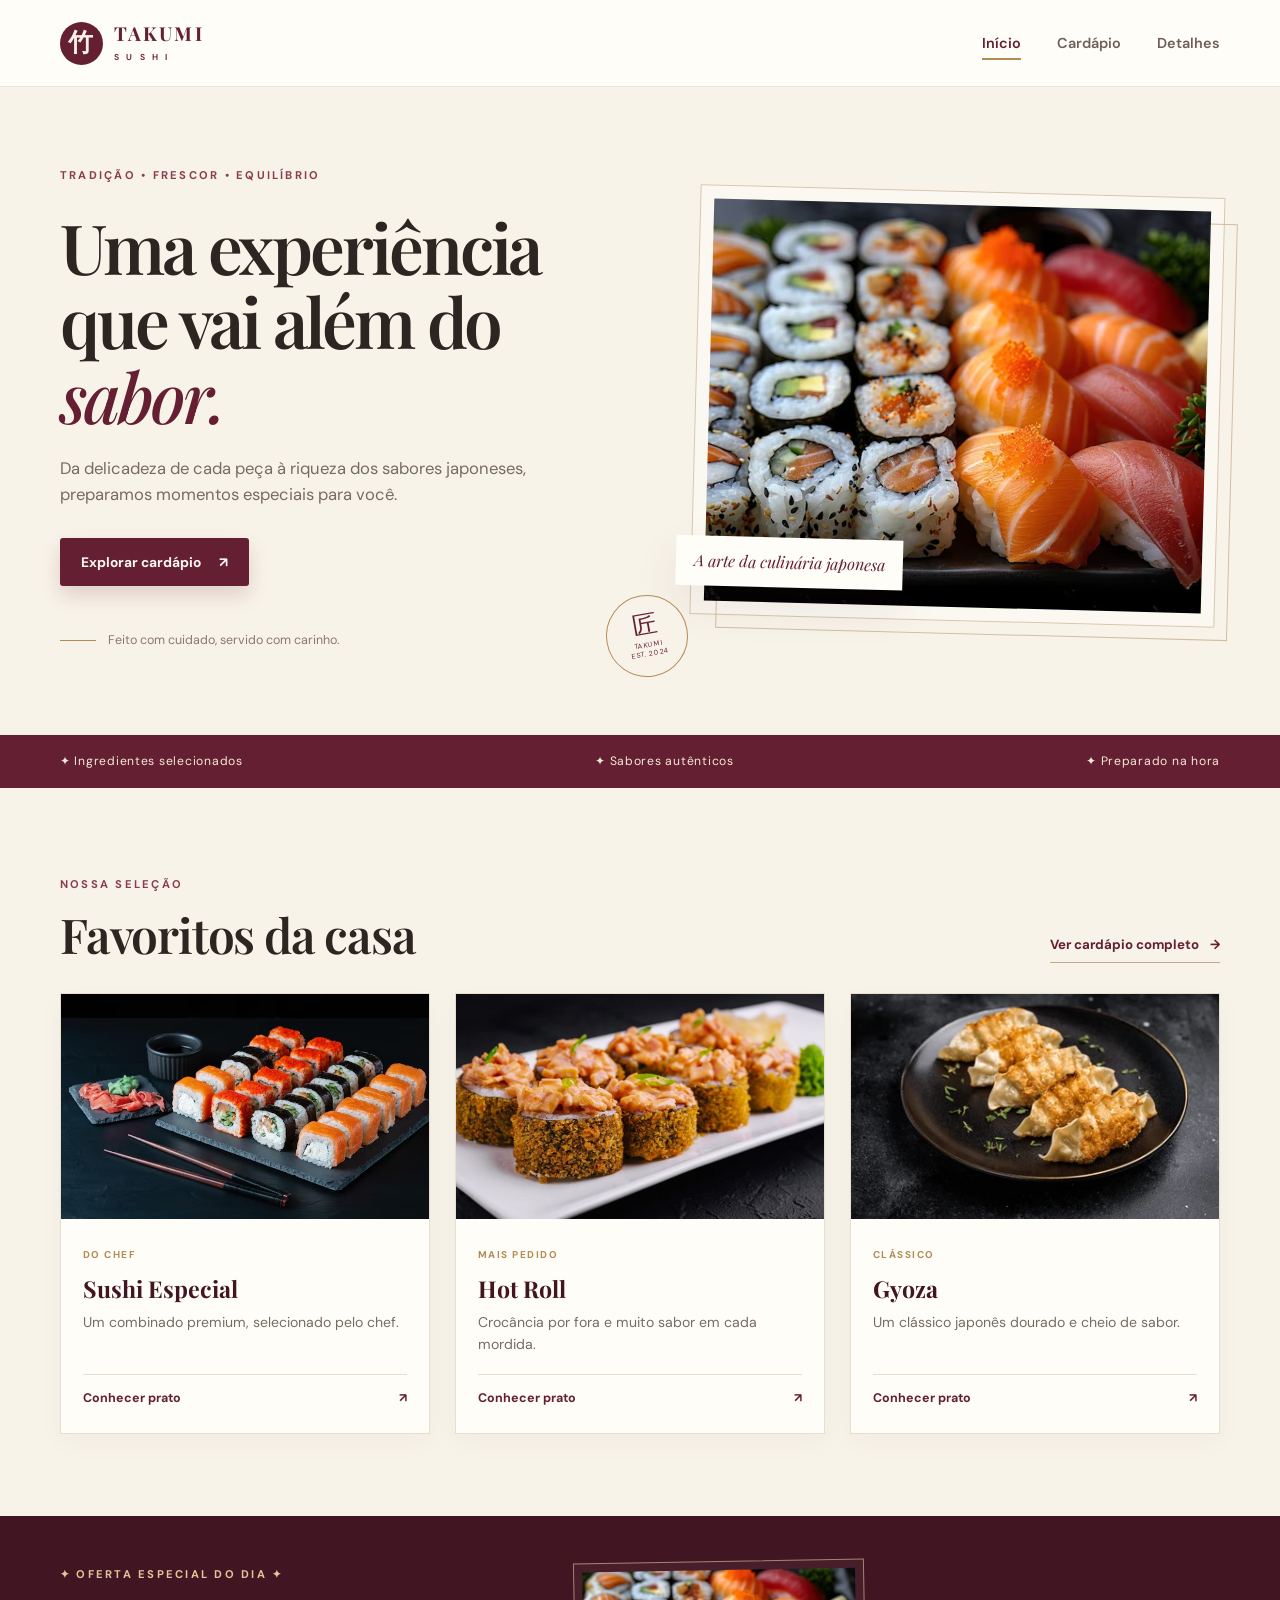
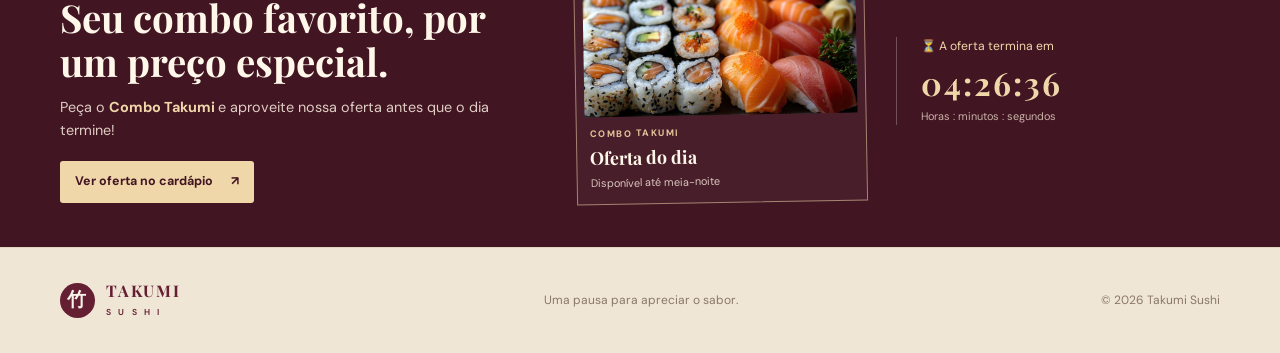
<file: Avaliação JavaScript/index.html>
<!DOCTYPE html>
<html lang="pt-BR">
 <head>
  <meta charset="utf-8"/>
  <meta content="width=device-width, initial-scale=1.0" name="viewport"/>
  <meta content="#641f32" name="theme-color"/>
  <meta content="Takumi Sushi &mdash; sabores japoneses com cuidado em cada detalhe." name="description"/>
  <title>
   Takumi Sushi | Culin&aacute;ria japonesa
  </title>
  <link href="style.css" rel="stylesheet"/>
  <link href="https://fonts.googleapis.com" rel="preconnect"/>
  <link crossorigin="" href="https://fonts.gstatic.com" rel="preconnect"/>
  <link href="https://fonts.googleapis.com/css2?family=DM+Sans:wght@400;500;600;700&amp;family=Playfair+Display:wght@500;600;700&amp;display=swap" rel="stylesheet"/>
 </head>
 <body>
  <header class="site-header">
   <nav aria-label="Navega&ccedil;&atilde;o principal" class="nav wrap">
    <a aria-label="Takumi Sushi, in&iacute;cio" class="brand" href="index.html">
     <span class="brand-mark">
      竹
     </span>
     <span>
      TAKUMI
      <small>
       S U S H I
      </small>
     </span>
    </a>
    <button aria-expanded="false" aria-label="Abrir menu" class="menu-toggle" type="button">
     ☰
    </button>
    <ul class="nav-links">
     <li>
      <a class="active" href="index.html">
       In&iacute;cio
      </a>
     </li>
     <li>
      <a href="cardapio.html">
       Card&aacute;pio
      </a>
     </li>
     <li>
      <a href="detalhes.html">
       Detalhes
      </a>
     </li>
    </ul>
   </nav>
  </header>
  <main>
   <section class="hero wrap">
    <div class="hero-copy">
     <span class="eyebrow">
      TRADI&Ccedil;&Atilde;O &bull; FRESCOR &bull; EQUIL&Iacute;BRIO
     </span>
     <h1>
      Uma experi&ecirc;ncia
      <br/>
      que vai al&eacute;m do
      <em>
       sabor.
      </em>
     </h1>
     <p>
      Da delicadeza de cada pe&ccedil;a &agrave; riqueza dos sabores japoneses, preparamos momentos especiais para voc&ecirc;.
     </p>
     <a class="btn btn-primary" href="cardapio.html">
      Explorar card&aacute;pio
      <span aria-hidden="true">
       &nearrow;
      </span>
     </a>
     <div class="hero-note">
      <span class="note-line">
      </span>
      <span>
       Feito com cuidado, servido com carinho.
      </span>
     </div>
    </div>
    <div class="hero-photo">
     <img alt="Sele&ccedil;&atilde;o de sushi do Takumi Sushi" src="combo-1.jpg"/>
     <span class="photo-caption">
      A arte da culin&aacute;ria japonesa
     </span>
    </div>
    <div aria-hidden="true" class="hero-seal">
     <span>
      匠
     </span>
     <small>
      TAKUMI
      <br/>
      EST. 2024
     </small>
    </div>
   </section>
   <section class="intro-strip">
    <div class="wrap strip-inner">
     <span>
      ✦ Ingredientes selecionados
     </span>
     <span>
      ✦ Sabores aut&ecirc;nticos
     </span>
     <span>
      ✦ Preparado na hora
     </span>
    </div>
   </section>
   <section class="section wrap featured">
    <div class="section-heading">
     <div>
      <span class="eyebrow">
       NOSSA SELE&Ccedil;&Atilde;O
      </span>
      <h2>
       Favoritos da casa
      </h2>
     </div>
     <a class="text-link" href="cardapio.html">
      Ver card&aacute;pio completo
      <span>
       &rarr;
      </span>
     </a>
    </div>
    <div class="cards featured-cards">
     <article class="card">
      <img alt="Sushi especial" loading="lazy" src="combo-2.jpg"/>
      <div class="card-body">
       <span class="card-tag">
        DO CHEF
       </span>
       <h3>
        Sushi Especial
       </h3>
       <p>
        Um combinado premium, selecionado pelo chef.
       </p>
       <a class="card-link" href="cardapio.html">
        Conhecer prato
        <span>
         &nearrow;
        </span>
       </a>
      </div>
     </article>
     <article class="card">
      <img alt="Hot roll crocante" loading="lazy" src="hot-roll.jpg"/>
      <div class="card-body">
       <span class="card-tag">
        MAIS PEDIDO
       </span>
       <h3>
        Hot Roll
       </h3>
       <p>
        Croc&acirc;ncia por fora e muito sabor em cada mordida.
       </p>
       <a class="card-link" href="cardapio.html">
        Conhecer prato
        <span>
         &nearrow;
        </span>
       </a>
      </div>
     </article>
     <article class="card">
      <img alt="Gyoza dourado" loading="lazy" src="gyoza.webp"/>
      <div class="card-body">
       <span class="card-tag">
        CL&Aacute;SSICO
       </span>
       <h3>
        Gyoza
       </h3>
       <p>
        Um cl&aacute;ssico japon&ecirc;s dourado e cheio de sabor.
       </p>
       <a class="card-link" href="cardapio.html">
        Conhecer prato
        <span>
         &nearrow;
        </span>
       </a>
      </div>
     </article>
    </div>
   </section>
   <section aria-labelledby="titulo-oferta" class="offer-band" id="oferta-do-dia">
    <div class="wrap offer-inner">
     <div class="offer-copy">
      <span class="eyebrow light">
       ✦ OFERTA ESPECIAL DO DIA ✦
      </span>
      <h2 id="titulo-oferta">
       Seu combo favorito, por um pre&ccedil;o especial.
      </h2>
      <p>
       Pe&ccedil;a o
       <strong>
        Combo Takumi
       </strong>
       e aproveite nossa oferta antes que o dia termine!
      </p>
      <a class="btn offer-button" href="cardapio.html">
       Ver oferta no card&aacute;pio
       <span aria-hidden="true">
        &nearrow;
       </span>
      </a>
     </div>
     <div class="offer-product">
      <img alt="Combo de sushi da oferta especial do dia" loading="lazy" src="combo-1.jpg"/>
      <div class="offer-product-info">
       <span>
        COMBO TAKUMI
       </span>
       <strong>
        Oferta do dia
       </strong>
       <small>
        Dispon&iacute;vel at&eacute; meia-noite
       </small>
      </div>
     </div>
     <div aria-live="polite" class="offer-count">
      <span>
       ⏳ A oferta termina em
      </span>
      <strong id="contador">
       --:--:--
      </strong>
      <small>
       Horas : minutos : segundos
      </small>
     </div>
    </div>
   </section>
  </main>
  <footer class="site-footer">
   <div class="wrap footer-inner">
    <a class="brand footer-brand" href="index.html">
     <span class="brand-mark">
      竹
     </span>
     <span>
      TAKUMI
      <small>
       S U S H I
      </small>
     </span>
    </a>
    <p>
     Uma pausa para apreciar o sabor.
    </p>
    <span>
     &copy;
     <span id="ano">
     </span>
     Takumi Sushi
    </span>
   </div>
  </footer>
  <script src="index.js">
  </script>
 </body>
</html>
</file>
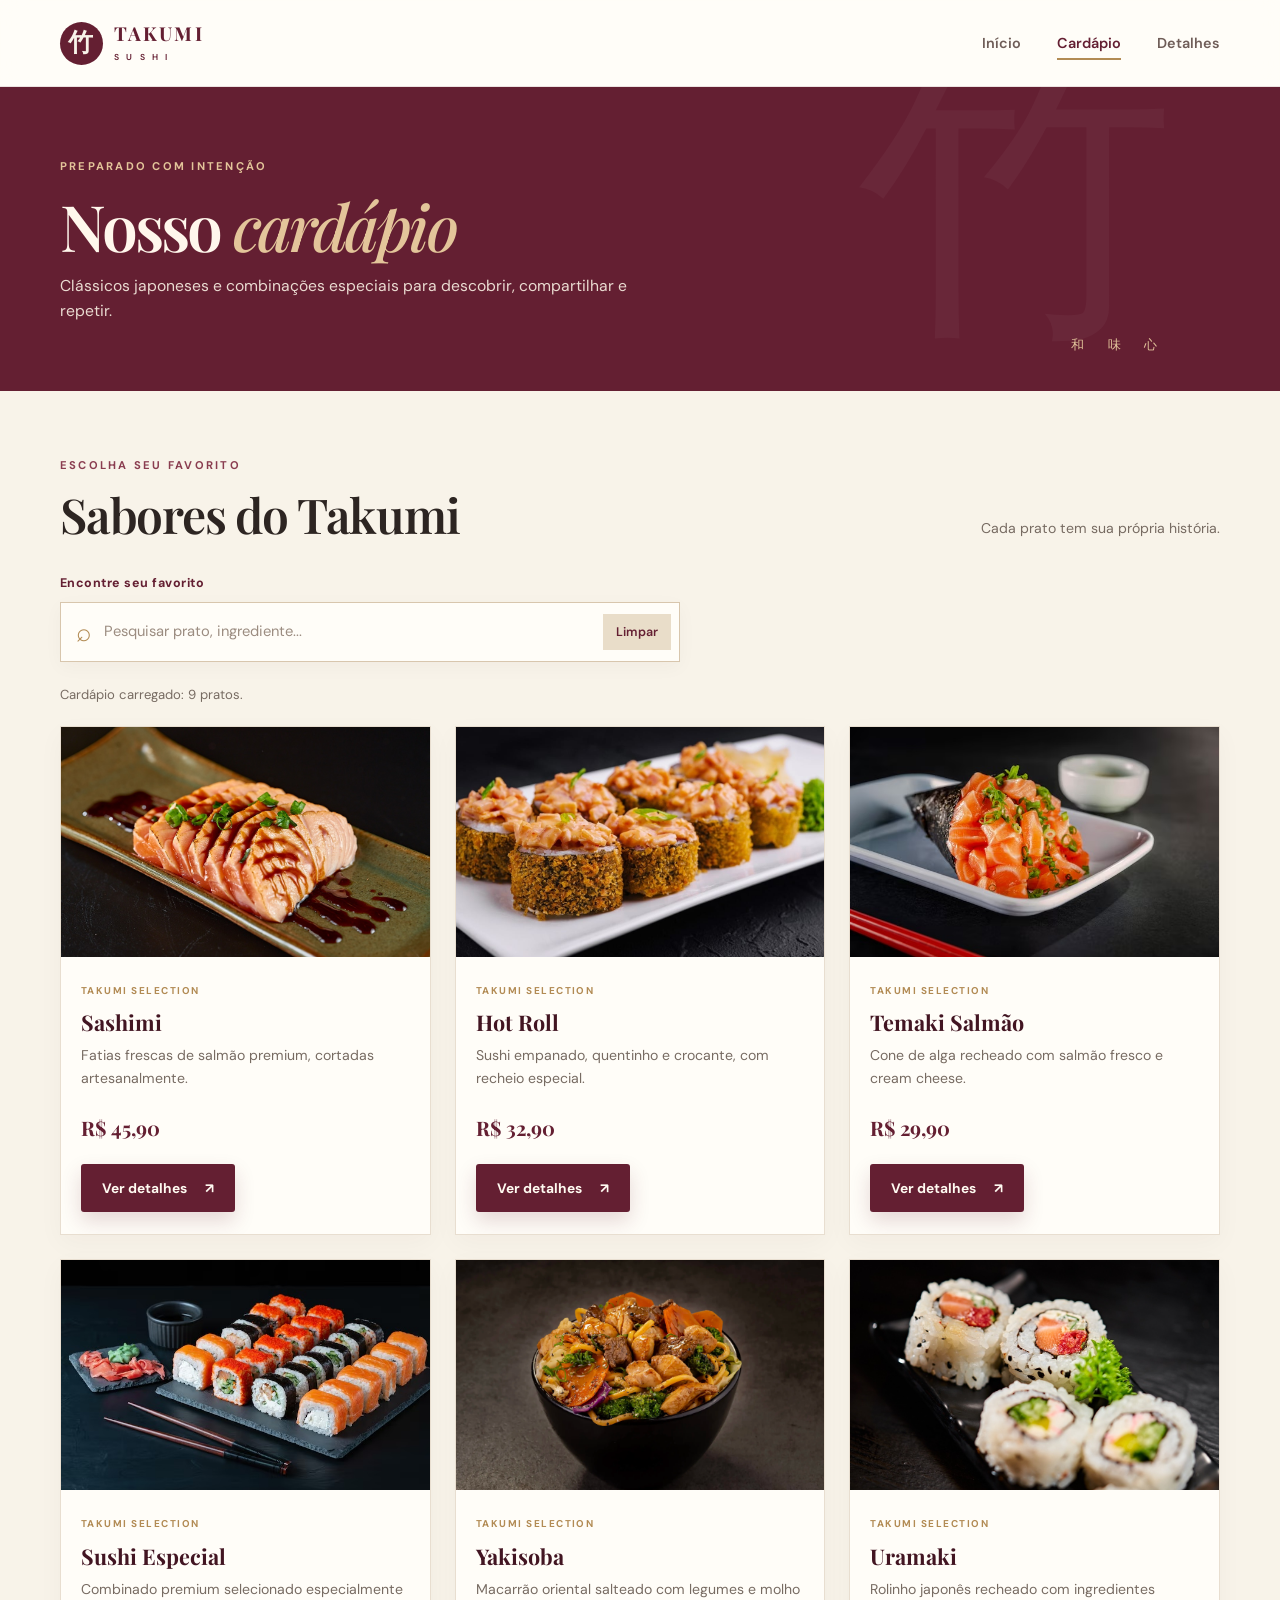
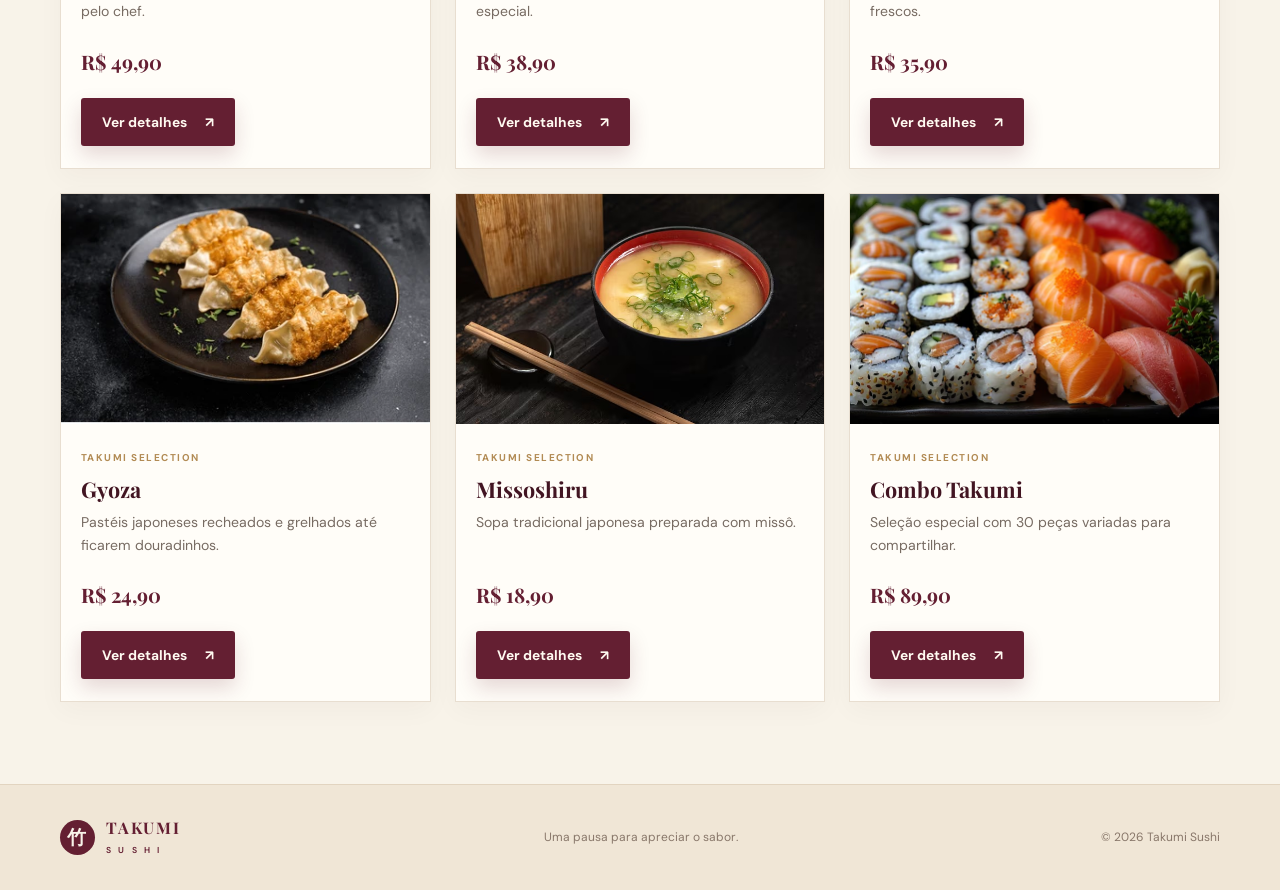
<file: Avaliação JavaScript/cardapio.html>
<!DOCTYPE html>
<html lang="pt-BR">
 <head>
  <meta charset="utf-8"/>
  <meta content="width=device-width, initial-scale=1.0" name="viewport"/>
  <meta content="#641f32" name="theme-color"/>
  <title>
   Card&aacute;pio | Takumi Sushi
  </title>
  <link href="style.css" rel="stylesheet"/>
  <link href="https://fonts.googleapis.com" rel="preconnect"/>
  <link crossorigin="" href="https://fonts.gstatic.com" rel="preconnect"/>
  <link href="https://fonts.googleapis.com/css2?family=DM+Sans:wght@400;500;600;700&amp;family=Playfair+Display:wght@500;600;700&amp;display=swap" rel="stylesheet"/>
 </head>
 <body>
  <header class="site-header">
   <nav aria-label="Navega&ccedil;&atilde;o principal" class="nav wrap">
    <a class="brand" href="index.html">
     <span class="brand-mark">
      竹
     </span>
     <span>
      TAKUMI
      <small>
       S U S H I
      </small>
     </span>
    </a>
    <button aria-expanded="false" aria-label="Abrir menu" class="menu-toggle" type="button">
     ☰
    </button>
    <ul class="nav-links">
     <li>
      <a href="index.html">
       In&iacute;cio
      </a>
     </li>
     <li>
      <a class="active" href="cardapio.html">
       Card&aacute;pio
      </a>
     </li>
     <li>
      <a href="detalhes.html">
       Detalhes
      </a>
     </li>
    </ul>
   </nav>
  </header>
  <main>
   <section class="menu-hero">
    <div class="wrap menu-hero-inner">
     <span class="eyebrow light">
      PREPARADO COM INTEN&Ccedil;&Atilde;O
     </span>
     <h1>
      Nosso
      <em>
       card&aacute;pio
      </em>
     </h1>
     <p>
      Cl&aacute;ssicos japoneses e combina&ccedil;&otilde;es especiais para descobrir, compartilhar e repetir.
     </p>
     <div aria-hidden="true" class="menu-deco">
      和　味　心
     </div>
    </div>
   </section>
   <section class="section wrap menu-section">
    <div class="section-heading menu-heading">
     <div>
      <span class="eyebrow">
       ESCOLHA SEU FAVORITO
      </span>
      <h2>
       Sabores do Takumi
      </h2>
     </div>
     <p class="menu-intro">
      Cada prato tem sua pr&oacute;pria hist&oacute;ria.
     </p>
    </div>
    <div class="menu-search-wrap">
     <label class="search-label" for="pesquisa-cardapio">Encontre seu favorito</label>
     <div class="menu-search">
      <span aria-hidden="true">⌕</span>
      <input id="pesquisa-cardapio" type="search" placeholder="Pesquisar prato, ingrediente..." autocomplete="off" aria-label="Pesquisar pratos do cardápio" />
      <button id="limpar-pesquisa" type="button" aria-label="Limpar pesquisa">Limpar</button>
     </div>
    </div>
    <div aria-live="polite" class="status" id="status-api" role="status">
     Preparando nosso card&aacute;pio...
    </div>
    <div class="cards menu-cards" id="lista-produtos">
    </div>
    <noscript>
     <p>
      Ative o JavaScript para visualizar o card&aacute;pio interativo.
     </p>
    </noscript>
   </section>
  </main>
  <footer class="site-footer">
   <div class="wrap footer-inner">
    <a class="brand footer-brand" href="index.html">
     <span class="brand-mark">
      竹
     </span>
     <span>
      TAKUMI
      <small>
       S U S H I
      </small>
     </span>
    </a>
    <p>
     Uma pausa para apreciar o sabor.
    </p>
    <span>
     &copy;
     <span id="ano">
     </span>
     Takumi Sushi
    </span>
   </div>
  </footer>
  <script src="cardapio.js">
  </script>
  <script>
   document.getElementById('ano').textContent=new Date().getFullYear();
  </script>
 </body>
</html>
</file>
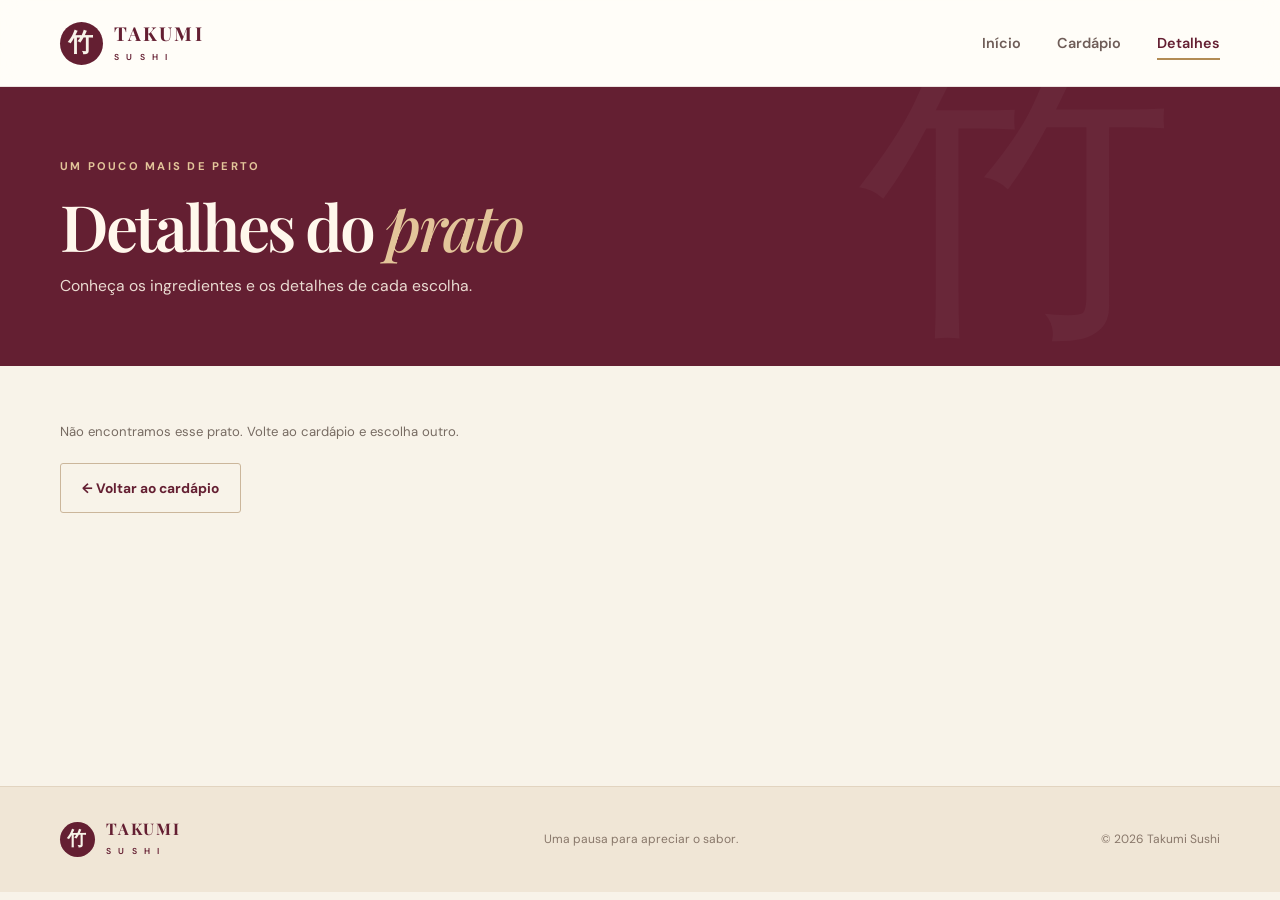
<file: Avaliação JavaScript/detalhes.html>
<!DOCTYPE html>
<html lang="pt-BR">
 <head>
  <meta charset="utf-8"/>
  <meta content="width=device-width, initial-scale=1.0" name="viewport"/>
  <meta content="#641f32" name="theme-color"/>
  <title>
   Detalhes do prato | Takumi Sushi
  </title>
  <link href="style.css" rel="stylesheet"/>
  <link href="https://fonts.googleapis.com" rel="preconnect"/>
  <link crossorigin="" href="https://fonts.gstatic.com" rel="preconnect"/>
  <link href="https://fonts.googleapis.com/css2?family=DM+Sans:wght@400;500;600;700&amp;family=Playfair+Display:wght@500;600;700&amp;display=swap" rel="stylesheet"/>
 </head>
 <body>
  <header class="site-header">
   <nav aria-label="Navega&ccedil;&atilde;o principal" class="nav wrap">
    <a class="brand" href="index.html">
     <span class="brand-mark">
      竹
     </span>
     <span>
      TAKUMI
      <small>
       S U S H I
      </small>
     </span>
    </a>
    <button aria-expanded="false" aria-label="Abrir menu" class="menu-toggle" type="button">
     ☰
    </button>
    <ul class="nav-links">
     <li>
      <a href="index.html">
       In&iacute;cio
      </a>
     </li>
     <li>
      <a href="cardapio.html">
       Card&aacute;pio
      </a>
     </li>
     <li>
      <a class="active" href="detalhes.html">
       Detalhes
      </a>
     </li>
    </ul>
   </nav>
  </header>
  <main>
   <section class="menu-hero detail-hero">
    <div class="wrap menu-hero-inner">
     <span class="eyebrow light">
      UM POUCO MAIS DE PERTO
     </span>
     <h1>
      Detalhes do
      <em>
       prato
      </em>
     </h1>
     <p>
      Conhe&ccedil;a os ingredientes e os detalhes de cada escolha.
     </p>
    </div>
   </section>
   <section class="section wrap detail-section">
    <div aria-live="polite" class="status" id="status-detalhe" role="status">
     Carregando informa&ccedil;&otilde;es do prato...
    </div>
    <div id="detalhe-produto">
    </div>
    <a class="btn btn-outline" href="cardapio.html">
     &larr; Voltar ao card&aacute;pio
    </a>
   </section>
  </main>
  <footer class="site-footer">
   <div class="wrap footer-inner">
    <a class="brand footer-brand" href="index.html">
     <span class="brand-mark">
      竹
     </span>
     <span>
      TAKUMI
      <small>
       S U S H I
      </small>
     </span>
    </a>
    <p>
     Uma pausa para apreciar o sabor.
    </p>
    <span>
     &copy;
     <span id="ano">
     </span>
     Takumi Sushi
    </span>
   </div>
  </footer>
  <script src="detalhes.js">
  </script>
  <script>
   document.getElementById('ano').textContent=new Date().getFullYear();
  </script>
 </body>
</html>
</file>
<file: Avaliação JavaScript/style.css>
/* Takumi Sushi — paleta creme, bege, bordô e dourado suave */
:root{--cream:#f8f3e9;--paper:#fffdf8;--beige:#e9ddc9;--sand:#d6c3a7;--wine:#641f32;--wine-dark:#421522;--wine-soft:#8a3d50;--gold:#b28b54;--ink:#2d2522;--muted:#776b62;--line:#e8ded0;--shadow:0 18px 45px rgba(65,29,31,.09)}
*{box-sizing:border-box}html{scroll-behavior:smooth}body{margin:0;background:var(--cream);color:var(--ink);font-family:'DM Sans',Arial,sans-serif;line-height:1.6}img{max-width:100%;display:block}a{color:inherit;text-decoration:none}.wrap{width:min(1160px,calc(100% - 48px));margin-inline:auto}.site-header{background:rgba(255,253,248,.96);border-bottom:1px solid rgba(100,31,50,.12);position:sticky;top:0;z-index:20;backdrop-filter:blur(12px)}.nav{min-height:86px;display:flex;align-items:center;justify-content:space-between;gap:28px}.brand{display:flex;align-items:center;gap:11px;color:var(--wine);font-family:'Playfair Display',serif;font-size:1.2rem;font-weight:700;letter-spacing:.11em;line-height:1.05}.brand-mark{width:43px;height:43px;display:grid;place-items:center;background:var(--wine);color:var(--cream);font-family:serif;font-size:1.55rem;border-radius:50%}.brand small{display:block;margin-top:7px;font:600 .54rem 'DM Sans',sans-serif;letter-spacing:.31em}.nav-links{list-style:none;display:flex;align-items:center;gap:36px;margin:0;padding:0}.nav-links a{font-size:.9rem;font-weight:600;color:#6f5d58;position:relative;padding:10px 0}.nav-links a:after{content:'';position:absolute;left:0;bottom:2px;width:0;height:2px;background:var(--gold);transition:width .2s}.nav-links a:hover:after,.nav-links a.active:after{width:100%}.nav-links a.active{color:var(--wine)}.menu-toggle{display:none;background:none;border:0;color:var(--wine);font-size:1.6rem}.hero{min-height:560px;display:grid;grid-template-columns:1.05fr .95fr;align-items:center;gap:54px;padding-block:64px 74px;position:relative}.hero-copy{padding:10px 0}.eyebrow{display:inline-block;color:var(--wine-soft);font-size:.7rem;letter-spacing:.2em;font-weight:700}.hero h1,.menu-hero h1{font-family:'Playfair Display',Georgia,serif;font-size:clamp(2.9rem,5.4vw,5rem);font-weight:600;line-height:1.08;letter-spacing:-.045em;margin:22px 0}.hero h1 em,.menu-hero h1 em{color:var(--wine);font-weight:500}.hero-copy>p{max-width:480px;color:var(--muted);font-size:1.04rem;margin:0 0 30px}.btn{display:inline-flex;align-items:center;justify-content:center;gap:18px;padding:13px 21px;border-radius:3px;font-size:.86rem;font-weight:700;transition:transform .2s,background .2s,color .2s}.btn:hover{transform:translateY(-2px)}.btn-primary{background:var(--wine);color:#fffaf1;box-shadow:0 9px 20px rgba(100,31,50,.17)}.btn-primary:hover{background:var(--wine-dark)}.hero-note{display:flex;align-items:center;gap:12px;margin-top:45px;color:#89796d;font-size:.78rem}.note-line{width:36px;height:1px;background:var(--gold)}.hero-photo{position:relative;height:430px;padding:13px;border:1px solid #d8c6ad;background:rgba(255,253,248,.55);transform:rotate(1.5deg)}.hero-photo:before{content:'';position:absolute;inset:25px -14px -14px 25px;border:1px solid #d4bea0;z-index:-1}.hero-photo img{width:100%;height:100%;object-fit:cover}.photo-caption{position:absolute;bottom:28px;left:-16px;background:var(--paper);padding:12px 18px;color:var(--wine);font-family:'Playfair Display',serif;font-style:italic;box-shadow:var(--shadow)}.hero-seal{position:absolute;right:calc(48% - 25px);bottom:58px;width:82px;height:82px;border:1px solid var(--gold);border-radius:50%;background:var(--cream);color:var(--wine);display:flex;flex-direction:column;align-items:center;justify-content:center;transform:rotate(-10deg)}.hero-seal span{font-family:serif;font-size:1.55rem;line-height:1}.hero-seal small{font-size:.43rem;letter-spacing:.1em;text-align:center;margin-top:4px;line-height:1.3}.intro-strip{background:var(--wine);color:#f6ead8}.strip-inner{display:flex;justify-content:space-between;gap:20px;padding:17px 0;font-size:.76rem;letter-spacing:.06em}.section{padding-block:82px}.section-heading{display:flex;align-items:end;justify-content:space-between;gap:24px;margin-bottom:30px}.section-heading h2{font-family:'Playfair Display',serif;font-size:clamp(2rem,4vw,3rem);font-weight:600;line-height:1.2;margin:10px 0 0;letter-spacing:-.025em}.text-link{font-size:.83rem;font-weight:700;color:var(--wine);border-bottom:1px solid #c7a77e;padding-bottom:7px}.text-link span{margin-left:8px}.cards{display:grid;grid-template-columns:repeat(3,minmax(0,1fr));gap:25px}.card{background:var(--paper);border:1px solid var(--line);overflow:hidden;box-shadow:0 8px 25px rgba(65,29,31,.035);transition:transform .25s,box-shadow .25s}.card:hover{transform:translateY(-5px);box-shadow:var(--shadow)}.card>img{width:100%;height:225px;object-fit:cover;background:var(--beige)}.card-body{padding:21px 22px 24px}.card-tag{font-size:.62rem;font-weight:700;letter-spacing:.15em;color:var(--gold)}.card h3{font-family:'Playfair Display',serif;font-size:1.45rem;line-height:1.25;margin:8px 0;color:var(--wine-dark)}.card p{font-size:.88rem;color:var(--muted);margin:0 0 18px;min-height:45px}.card-link{font-size:.78rem;color:var(--wine);font-weight:700;border-top:1px solid var(--line);padding-top:14px;display:flex;justify-content:space-between}.offer-band{background:var(--wine-dark);color:#fff7e9;position:relative;overflow:hidden}.offer-inner{padding-block:44px;display:grid;grid-template-columns:minmax(0,1.2fr) minmax(180px,.72fr) minmax(220px,.8fr);align-items:center;gap:30px}.eyebrow.light{color:#e3c59a}.offer-band h2{font-family:'Playfair Display',serif;font-size:clamp(1.8rem,3vw,2.55rem);line-height:1.15;margin:9px 0 13px}.offer-band p{color:#e0cec5;margin:0 0 19px;font-size:.9rem}.offer-band p strong{color:#f0d7aa}.offer-button{background:#f0d7aa;color:var(--wine-dark);padding:11px 15px;font-size:.78rem}.offer-button:hover{background:#fff0d5}.offer-product{position:relative;min-width:0;border:1px solid rgba(240,215,170,.55);padding:8px;transform:rotate(-1deg);background:rgba(255,255,255,.04)}.offer-product img{width:100%;height:145px;object-fit:cover}.offer-product-info{display:flex;flex-direction:column;padding:10px 5px 4px;gap:2px}.offer-product-info span{font-size:.58rem;letter-spacing:.16em;color:#e3c59a;font-weight:700}.offer-product-info strong{font-family:'Playfair Display',serif;font-size:1.12rem}.offer-product-info small{font-size:.68rem;color:#d9c6bd}.offer-count{border-left:1px solid rgba(255,255,255,.25);padding-left:24px;display:flex;flex-direction:column;min-width:0}.offer-count>span{font-size:.76rem;color:#f0d7aa}.offer-count strong{font-size:clamp(1.65rem,2.5vw,2.1rem);letter-spacing:.06em;font-variant-numeric:tabular-nums;color:#f0d7aa;font-family:'Playfair Display',serif;white-space:nowrap}.offer-count small{font-size:.68rem;color:#c9b2a8;max-width:260px}.site-footer{background:#f0e6d6;border-top:1px solid #e2d4c0}.footer-inner{min-height:105px;display:flex;align-items:center;justify-content:space-between;gap:20px}.footer-brand .brand-mark{width:35px;height:35px;font-size:1.2rem}.footer-brand{font-size:1rem}.footer-inner>p,.footer-inner>span{font-size:.75rem;color:#88776a}.menu-hero{background:var(--wine);color:#fff7ec;position:relative;overflow:hidden}.menu-hero:after{content:'竹';position:absolute;right:8%;top:-55px;font-family:serif;font-size:20rem;color:rgba(255,255,255,.035);line-height:1}.menu-hero-inner{padding-block:65px 68px;position:relative;z-index:1}.menu-hero h1{font-size:clamp(2.8rem,5vw,4.5rem);margin:13px 0}.menu-hero h1 em{color:#e3c59a}.menu-hero p{max-width:580px;color:#eadbd1;margin:0;font-size:.98rem}.menu-deco{position:absolute;right:5%;bottom:35px;color:#e1c39a;letter-spacing:.4em;font-size:.8rem}.menu-section{padding-top:60px}.menu-intro{color:var(--muted);font-size:.88rem;margin:0 0 5px}.status{font-size:.82rem;color:var(--muted);margin:0 0 20px;min-height:22px}.menu-cards{grid-template-columns:repeat(3,minmax(0,1fr));gap:24px}.menu-cards .card>img{height:230px}.menu-cards .card-body{padding:19px 20px 22px}.menu-cards .card h3{font-size:1.35rem}.menu-cards .card p{min-height:48px}.price-row{display:flex;justify-content:space-between;align-items:center;margin:0 0 16px;padding-top:2px}.price{font-family:'Playfair Display',serif;font-size:1.25rem;color:var(--wine);font-weight:700}.detail-section{min-height:420px;padding-top:55px}.detail-product{max-width:900px;margin:0 auto 28px;display:grid;grid-template-columns:1fr 1fr;background:var(--paper);border:1px solid var(--line);box-shadow:var(--shadow)}.detail-product img{width:100%;height:100%;min-height:350px;object-fit:cover}.detail-copy{padding:clamp(24px,4vw,46px);align-self:center}.detail-copy h2{font:600 clamp(1.8rem,3vw,2.6rem) 'Playfair Display',serif;color:var(--wine-dark);margin:10px 0}.detail-copy p{color:var(--muted);line-height:1.8}.detail-copy .price{display:block;font-size:1.7rem;margin:20px 0}.btn-outline{border:1px solid #cbb69b;color:var(--wine);background:transparent}.btn-outline:hover{background:var(--beige)}.empty-state{background:var(--paper);padding:30px;border:1px dashed #cbb69b;color:var(--muted);text-align:center;grid-column:1/-1}.card .btn{margin-top:4px}.api-note{font-size:.7rem;color:#99897c;margin-top:14px}
@media(max-width:850px){.hero{gap:30px;min-height:480px}.hero-photo{height:360px}.hero-seal{right:45%;bottom:40px}.cards,.menu-cards{grid-template-columns:repeat(2,minmax(0,1fr))}.strip-inner{flex-wrap:wrap;justify-content:center}.section{padding-block:60px}}
@media(max-width:600px){.wrap{width:min(100% - 32px,1160px)}.nav{min-height:72px;flex-wrap:wrap;gap:12px}.menu-toggle{display:block;margin-left:auto}.nav-links{display:none;flex-basis:100%;padding:0 0 16px;gap:20px;justify-content:flex-start}.nav-links.open{display:flex}.nav-links a{font-size:.84rem}.hero{grid-template-columns:1fr;padding-block:48px 56px;gap:32px}.hero h1{font-size:3.05rem}.hero-photo{height:310px;margin:0 10px 12px 0}.hero-seal{right:9px;bottom:24px;width:68px;height:68px}.hero-note{margin-top:30px}.strip-inner{font-size:.7rem;gap:8px 18px}.section{padding-block:52px}.section-heading{align-items:flex-start;flex-direction:column;gap:15px}.cards,.menu-cards{grid-template-columns:1fr;gap:18px}.card>img,.menu-cards .card>img{height:245px}.offer-inner{grid-template-columns:1fr 1fr;align-items:start;padding-block:32px;gap:22px}.offer-copy{grid-column:1/-1}.offer-product{max-width:320px;width:100%}.offer-count{border-left:1px solid rgba(255,255,255,.25);padding:15px 0 15px 20px;width:100%;align-self:center}.footer-inner{padding-block:20px;align-items:flex-start;flex-direction:column;gap:8px}.footer-inner>p{margin:0}.menu-hero-inner{padding-block:48px}.menu-hero h1{font-size:3rem}.menu-deco{right:0;bottom:18px}.menu-intro{margin-top:-5px}.detail-product{grid-template-columns:1fr}.detail-product img{min-height:0;height:260px}.detail-copy{padding:25px}.detail-section{padding-top:35px}}

/* Oferta do dia: ajustes para telas pequenas */
@media(max-width:420px){.offer-inner{grid-template-columns:1fr}.offer-copy{grid-column:auto}.offer-product{max-width:none}.offer-product img{height:175px}.offer-count{border-left:0;border-top:1px solid rgba(255,255,255,.25);padding:18px 0 0}.offer-count strong{font-size:2rem}}

/* Barra de pesquisa do cardápio */
.menu-search-wrap{max-width:620px;margin:0 0 22px}.search-label{display:block;margin-bottom:8px;color:var(--wine);font-size:.78rem;font-weight:700;letter-spacing:.04em}.menu-search{display:flex;align-items:center;gap:12px;background:var(--paper);border:1px solid #d8c6ad;padding:5px 8px 5px 15px;box-shadow:0 5px 18px rgba(65,29,31,.035)}.menu-search>span{font-size:1.65rem;line-height:1;color:var(--gold)}.menu-search input{width:100%;min-width:0;border:0;outline:0;background:transparent;padding:12px 0;color:var(--ink);font:inherit;font-size:.92rem}.menu-search input::placeholder{color:#9b8c80}.menu-search:focus-within{border-color:var(--wine);box-shadow:0 0 0 3px rgba(100,31,50,.09)}.menu-search button{border:0;background:var(--beige);color:var(--wine);padding:10px 13px;font:600 .78rem 'DM Sans',sans-serif;cursor:pointer}.menu-search button:hover{background:#e8d6bd}.menu-cards .card[hidden],.menu-cards .empty-state[hidden]{display:none!important}
</file>
